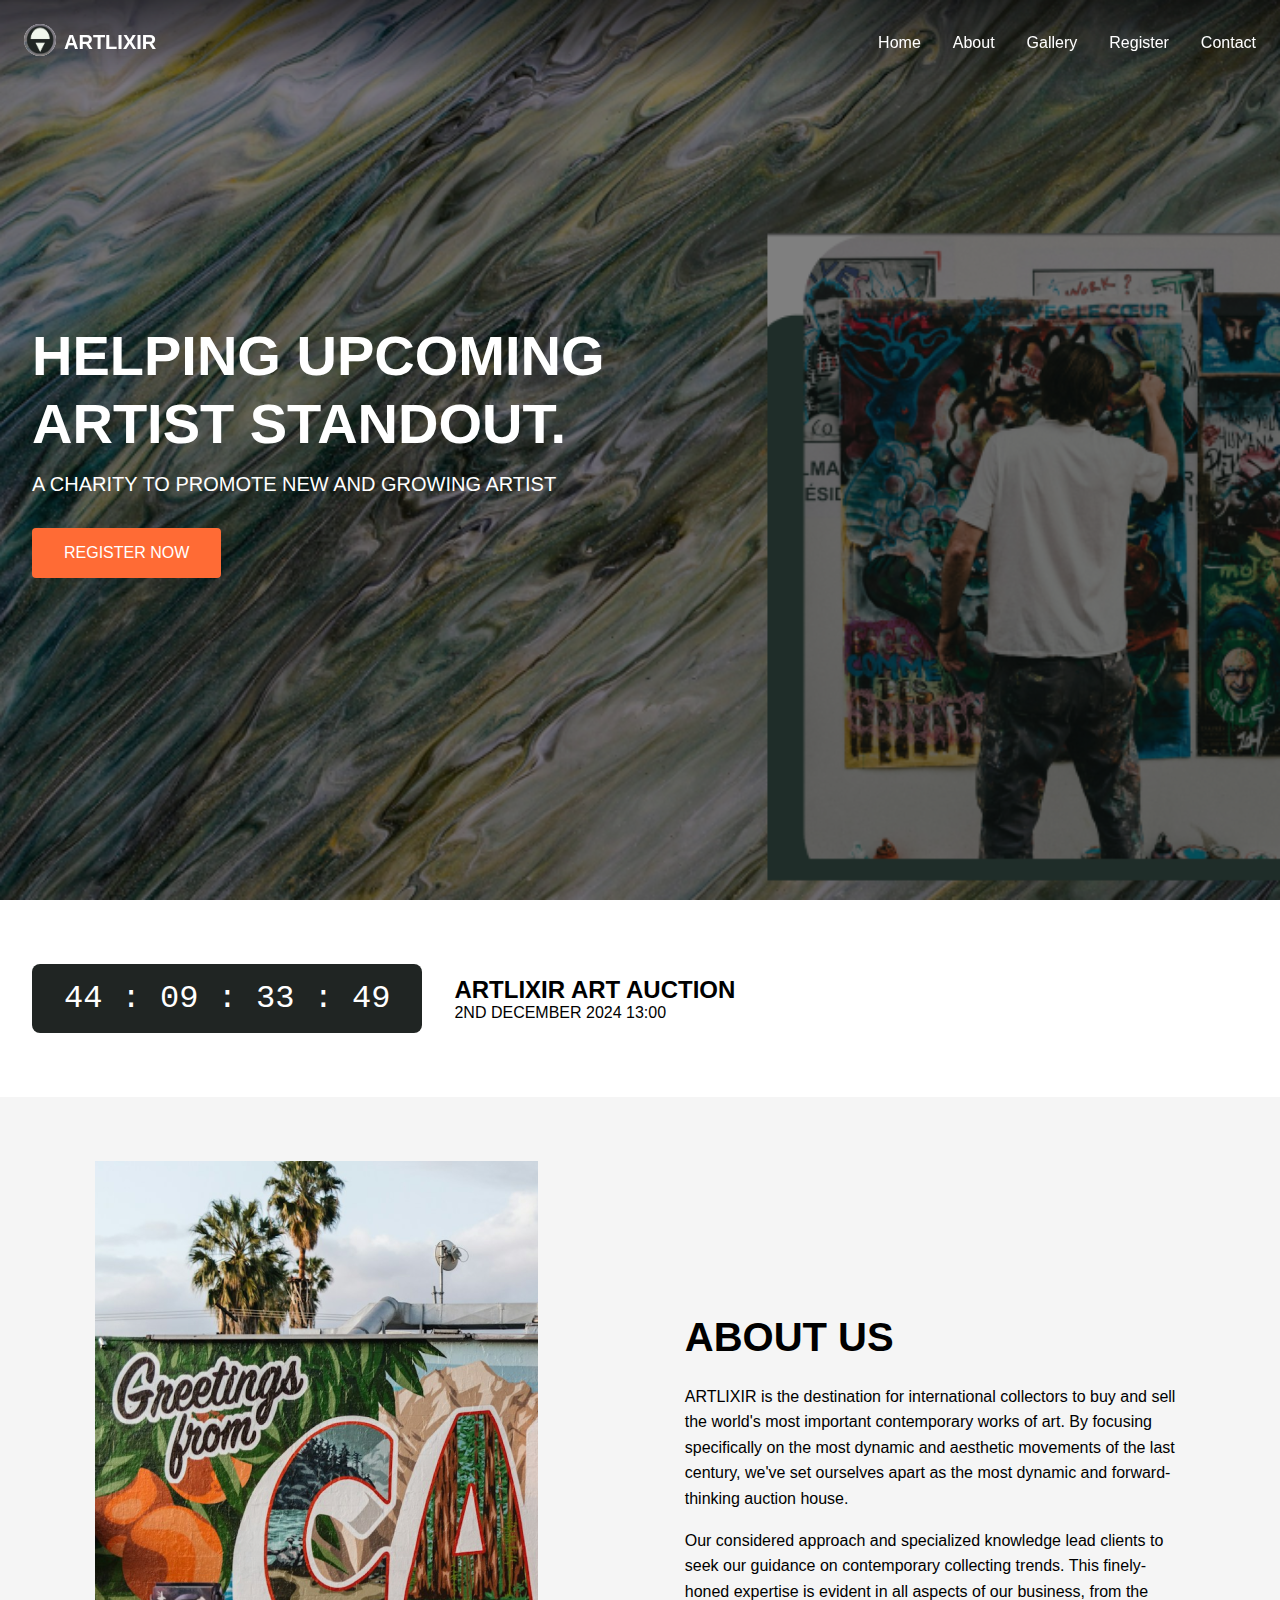
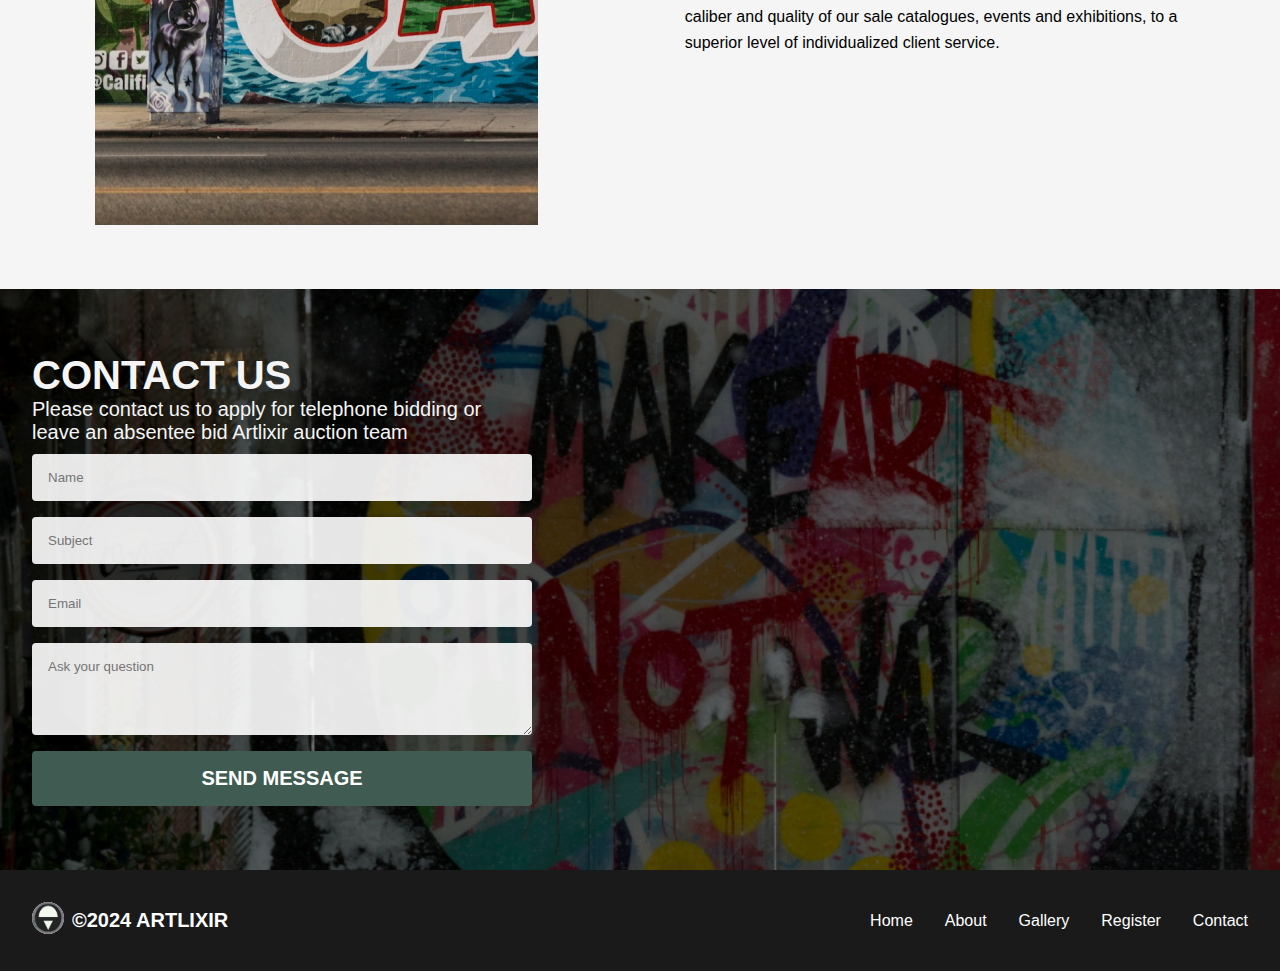
<file: index.html>
<!DOCTYPE html>
<html lang="en">
<head>
    <meta charset="UTF-8">
    <meta name="viewport" content="width=device-width, initial-scale=1.0">
    <title>ARTLIXIR - Art Auction House</title>
    <link rel="stylesheet" href="assets/css/index.css">
    <link rel="stylesheet" href="assets/css/navigation.css">
</head>
<body>
    <nav class="nav">
        <a href="#" class="logo">
            <div class="logo-icon">
                <img src="assets/logo.png" alt="Logo">
            </div>
            ARTLIXIR
        </a>
        <div class="nav-links">
            <a href="#home">Home</a>
            <a href="#about">About</a>
            <a href="gallery.html">Gallery</a>
            <a href="registration.html">Register</a>
            <a href="#contact">Contact</a>
        </div>
        <button class="mobile-menu-btn">☰</button>
    </nav>

    <div class="mobile-menu">
        <a href="#home">Home</a>
        <a href="#about">About</a>
        <a href="gallery.html">Gallery</a>
        <a href="registration.html">Register</a>
        <a href="#contact">Contact</a>
    </div>

    <section class="hero" id="home">
        <div class="hero-content">
            <h1>HELPING UPCOMING ARTIST STANDOUT.</h1>
            <p>A CHARITY TO PROMOTE NEW AND GROWING ARTIST</p>
            <button class="support-btn"><a href="registration.html" style="text-decoration: none; color: white;">REGISTER NOW</a></button>
        </div>
    </section>

    <section class="timer-section">
        <div class="countdown" id="countdown">44 : 09 : 33 : 49</div>
        <div>
            <h2>ARTLIXIR ART AUCTION</h2>
            <p>2ND DECEMBER 2024 13:00</p>
        </div>
    </section>

    <section class="about" id="about">
        <img src="assets/about-image.png" alt="About">
        <div>
            <h2>ABOUT US</h2>
            <p>ARTLIXIR is the destination for international collectors to buy and sell the world's most important contemporary works of art. By focusing specifically on the most dynamic and aesthetic movements of the last century, we've set ourselves apart as the most dynamic and forward-thinking auction house.</p>
            <p>Our considered approach and specialized knowledge lead clients to seek our guidance on contemporary collecting trends. This finely-honed expertise is evident in all aspects of our business, from the caliber and quality of our sale catalogues, events and exhibitions, to a superior level of individualized client service.</p>
        </div>
    </section>

    <section class="contact" id="contact">
        <h1>CONTACT US</h1>
        <p>Please contact us to apply for telephone bidding or<br>leave an absentee bid Artlixir auction team</p>
        
        <form>
            <input type="text" placeholder="Name" required>
            <input type="text" placeholder="Subject" required>
            <input type="email" placeholder="Email" required>
            <textarea placeholder="Ask your question" rows="4" required></textarea>
            <button type="submit">SEND MESSAGE</button>
        </form>
    </section>

    <footer class="footer">
        <div class="logo">
            <div class="logo-icon">
                <img src="assets/logo.png" alt="Logo">
            </div>
            ©2024 ARTLIXIR
        </div>
        <div class="nav-links">
            <a href="#home">Home</a>
            <a href="#about">About</a>
            <a href="gallery.html">Gallery</a>
            <a href="registration.html">Register</a>
            <a href="#contact">Contact</a>
        </div>
    </footer>

    <script>
        // Countdown Timer
        function updateCountdown() {
            const targetDate = new Date('December 2, 2024 13:00:00').getTime();
            
            setInterval(() => {
                const now = new Date().getTime();
                const distance = targetDate - now;

                const days = Math.floor(distance / (1000 * 60 * 60 * 24));
                const hours = Math.floor((distance % (1000 * 60 * 60 * 24)) / (1000 * 60 * 60));
                const minutes = Math.floor((distance % (1000 * 60 * 60)) / (1000 * 60));
                const seconds = Math.floor((distance % (1000 * 60)) / 1000);

                document.getElementById('countdown').innerHTML = 
                    `${String(days).padStart(2, '0')} : ${String(hours).padStart(2, '0')} : ${String(minutes).padStart(2, '0')} : ${String(seconds).padStart(2, '0')}`;
            }, 1000);
        }

        // Smooth scroll for navigation
        document.querySelectorAll('a[href^="#"]').forEach(anchor => {
            anchor.addEventListener('click', function (e) {
                e.preventDefault();
                document.querySelector(this.getAttribute('href')).scrollIntoView({
                    behavior: 'smooth'
                });
            });
        });

        // Mobile menu toggle
        const mobileMenuBtn = document.querySelector('.mobile-menu-btn');
        const mobileMenu = document.querySelector('.mobile-menu');

        mobileMenuBtn.addEventListener('click', () => {
            mobileMenu.classList.toggle('active');
        });

        // Initialize countdown
        updateCountdown();
    </script>
</body>
</html>
</file>
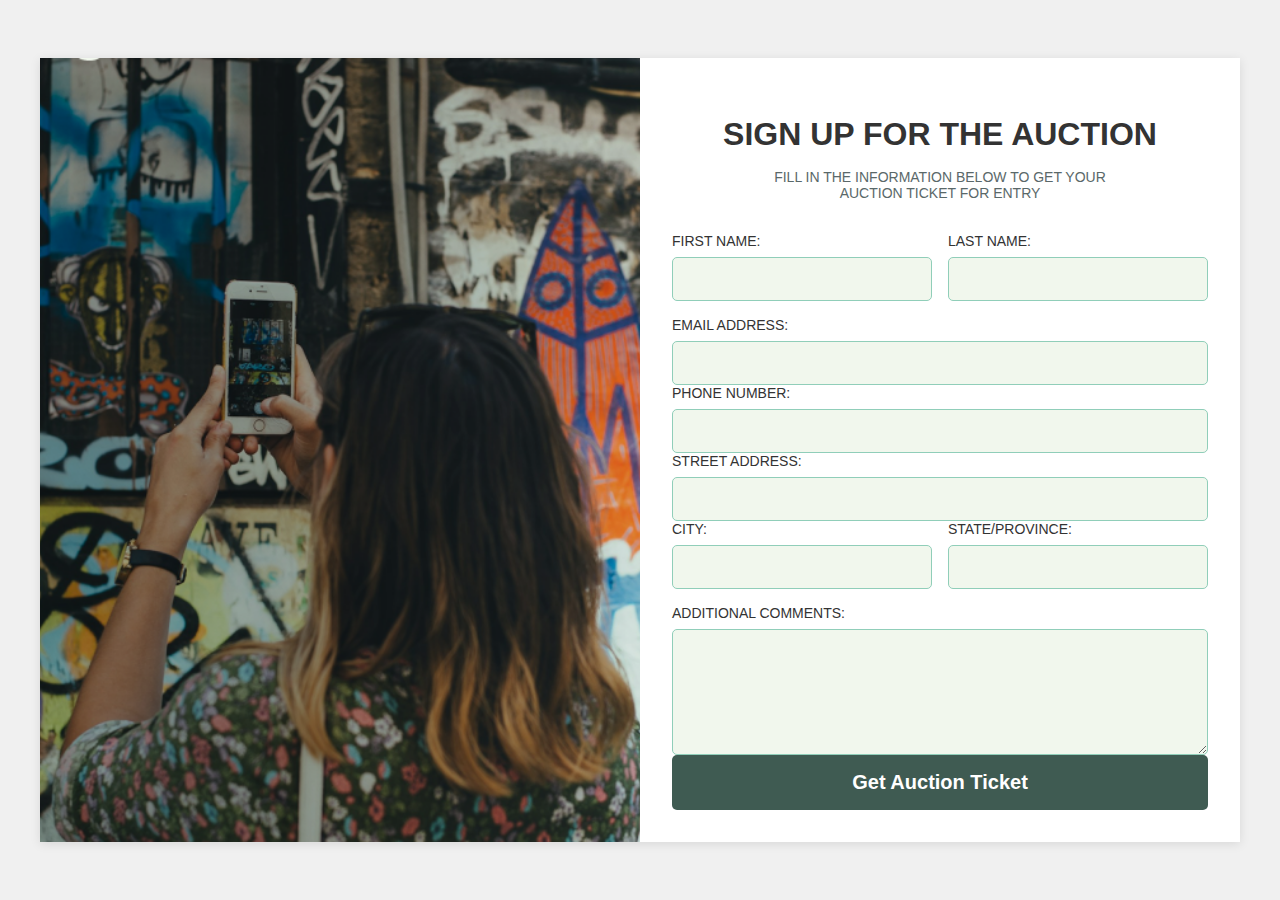
<file: registration.html>
<!DOCTYPE html>
<html lang="en">

<head>
    <meta charset="utf-8">
    <meta name="viewport" content="width=device-width, initial-scale=1.0">
    <title>Auction Sign-Up Form</title>
    <link rel="stylesheet" href="assets/css/registration.css">
</head>

<body>
    <div class="registration-container">
        <img src="assets/registeration.png" alt="register" class="registration-image">

        <div class="form-container">
            <h2>Sign Up for the Auction</h2>
            <p class="subtitle">Fill in the information below to get your<br>auction ticket for entry</p>
            <form id="registration-form">
                <div class="input-group">
                    <div class="input-field">
                        <label for="firstName">First Name:</label>
                        <input type="text" id="firstName" name="firstName" required>
                    </div>

                    <div class="input-field">
                        <label for="lastName">Last Name:</label>
                        <input type="text" id="lastName" name="lastName" required>
                    </div>
                </div>

                <div class="input-field">
                    <label for="email">Email Address:</label>
                    <input type="email" id="email" name="email" required>
                </div>

                <div class="input-field">
                    <label for="phone">Phone Number:</label>
                    <input type="tel" id="phone" name="phone" required>
                </div>

                <div class="input-field">
                    <label for="address">Street Address:</label>
                    <input type="text" id="address" name="address" required>
                </div>

                <div class="input-group">
                    <div class="input-field">
                        <label for="city">City:</label>
                        <input type="text" id="city" name="city" required>
                    </div>
                    <div class="input-field">    
                        <label for="state">State/Province:</label>
                        <input type="text" id="state" name="state" required>
                    </div>
                </div>

                <div class="input-field">
                    <label for="comments">Additional Comments:</label>
                    <textarea id="comments" name="comments"></textarea>
                </div>

                <button type="submit">Get Auction Ticket</button>
            </form>
        </div>
    </div>

    <div class="success-modal" id="success-modal">
        <div class="success-content">
            <div class="checkmark">
                <img src="assets/checkmark.png" alt="Success">
            </div>
            <div>
                <h2 class="success-title">TICKET<br>REGISTERED</h2>
                <p class="success-message">Kindly check your email to save/<br>print your auction ticket</p>
            </div>
        </div>
    </div>

    <script>
        document.getElementById('registration-form').addEventListener('submit', function(e) {
            e.preventDefault();
            const modal = document.getElementById('success-modal');
            modal.classList.add('active');
        });

        function closeModal() {
            const modal = document.getElementById('success-modal');
            modal.classList.remove('active');
        }

        // Close modal when clicking outside
        document.getElementById('success-modal').addEventListener('click', function(e) {
            if (e.target === this) {
                closeModal();
            }
        });

        // Close modal with Escape key
        document.addEventListener('keydown', function(e) {
            if (e.key === 'Escape') {
                closeModal();
            }
        });
    </script>
</body>

</html>
</file>
<file: assets/css/navigation.css>
/* Navigation */
.nav {
    position: fixed;
    width: 100%;
    padding: 1.5rem;
    display: flex;
    justify-content: space-between;
    align-items: center;
    z-index: 1000;
    background: linear-gradient(to bottom, rgba(0, 0, 0, 0.5), transparent);
}

.logo {
    display: flex;
    align-items: center;
    gap: 0.5rem;
    justify-content: space-around;
    color: white;
    text-decoration: none;
    font-weight: bold;
    font-size: 1.25rem;
}

.logo-icon img {
    width: 32px;
    height: 32px;
    background: white;
    border-radius: 50%;
}

.nav-links {
    display: flex;
    gap: 2rem;
}

.nav-links a {
    color: white;
    text-decoration: none;
    transition: opacity 0.3s;
}

.nav-links a:hover {
    opacity: 0.8;
}

.mobile-menu-btn {
    display: none;
    background: none;
    border: none;
    color: white;
    font-size: 1.5rem;
    cursor: pointer;
}

.mobile-menu {
    display: none;
    position: fixed;
    top: 80px;
    left: 0;
    right: 0;
    background: rgba(0, 0, 0, 0.9);
    padding: 1rem;
    flex-direction: column;
    gap: 1rem;
    z-index: 999;
}

.mobile-menu.active {
    display: flex;
}

.mobile-menu a {
    color: white;
    text-decoration: none;
    font-size: 1.1rem;
    padding: 0.5rem 0;
}

/* Footer */
.footer {
    background: #1a1a1a;
    color: white;
    padding: 2rem;
    display: flex;
    justify-content: space-between;
    align-items: center;
}

@media (max-width: 768px) {
    .nav-links {
        display: none;
    }

    .mobile-menu-btn {
        display: block;
    }

    .footer {
        flex-direction: column;
        gap: 1rem;
        text-align: center;
    }

    .footer .nav-links {
        display: flex;
        flex-direction: column;
        gap: 0.5rem;
    }
}
</file>
<file: assets/css/registration.css>
body {
    font-family: Arial, sans-serif;
    margin: 0;
    padding: 0;
    min-height: 100vh;
    background-color: #f0f0f0;
    display: flex;
    justify-content: center;
    align-items: center;
}

.registration-container {
    display: flex;
    width: 100%;
    max-width: 1200px;
    background-color: #fff;
    box-shadow: 0 2px 10px rgba(0, 0, 0, 0.1);
}

.registration-image {
    width: 50%;
    object-fit: cover;
}

.form-container {
    width: 50%;
    padding: 2rem;
    box-sizing: border-box;
}

h2 {
    text-align: center;
    text-transform: uppercase;
    font-size: 2rem;
    margin-bottom: 1rem;
    color: #333;
}

.subtitle {
    text-align: center;
    font-size: 0.875rem;
    text-transform: uppercase;
    color: #5a6869;
    margin-bottom: 2rem;
}

form {
    display: flex;
    flex-direction: column;
}

.input-group {
    display: flex;
    gap: 1rem;
    margin-bottom: 1rem;
}

.input-field {
    flex: 1;
    display: flex;
    flex-direction: column;
}

label {
    margin-bottom: 0.5rem;
    color: #333;
    font-size: 0.875rem;
    font-weight: 300;
    text-transform: uppercase;
}

input,
textarea {
    padding: 0.75rem;
    border: 1px solid #90ceb9;
    background: #F1F7ED;
    border-radius: 5px;
    font-size: 1rem;
}

textarea {
    resize: vertical;
    min-height: 100px;
}

button {
    background: #3F5B52;
    color: white;
    border: none;
    padding: 1rem;
    font-size: 1.25rem;
    font-weight: 700;
    border-radius: 5px;
    cursor: pointer;
    transition: background-color 0.3s;
}

button:hover {
    background: #2c413a;
}

/* Success Modal */
.success-modal {
    position: fixed;
    top: 0;
    left: 0;
    width: 100%;
    height: 100%;
    background: rgba(0, 0, 0, 0.8);
    display: flex;
    align-items: center;
    justify-content: center;
    z-index: 1000;
    opacity: 0;
    visibility: hidden;
    transition: opacity 0.3s, visibility 0.3s;
}

.success-modal.active {
    opacity: 1;
    visibility: visible;
}

.success-content {
    background: white;
    display: flex;
    align-items: center;
    justify-content: space-around;
    padding: 2rem;
    border-radius: 30px;
    text-align: center;
    transform: scale(0.7);
    opacity: 0;
    transition: transform 0.3s, opacity 0.3s;
}

.success-modal.active .success-content {
    transform: scale(1);
    opacity: 1;
}

.checkmark {
    display: flex;
    align-items: center;
    justify-content: center;
    margin-right: 2rem;
}

.checkmark img {
    width: 100px;
    height: 100px;
}

.success-title {
    font-size: 2rem;
    font-weight: bold;
    color: #333;
    margin-bottom: 1rem;
}

.success-message {
    color: #666;
}

@media (max-width: 1024px) {
    .registration-container {
        flex-direction: column;
    }

    .registration-image,
    .form-container {
        width: 100%;
    }

    .registration-image {
        height: 200px;
    }
}

@media (max-width: 768px) {
    body {
        background-color: #fff;
    }

    .registration-container {
        box-shadow: none;
    }

    .form-container {
        padding: 1.5rem;
    }

    h2 {
        font-size: 1.5rem;
    }

    .input-group {
        flex-direction: column;
        gap: 0;
    }

    button {
        font-size: 1rem;
    }

    .success-content {
        flex-direction: column;
        padding: 1.5rem;
    }

    .checkmark {
        margin-right: 0;
        margin-bottom: 1rem;
    }

    .checkmark img {
        width: 80px;
        height: 80px;
    }

    .success-title {
        font-size: 1.5rem;
    }
}

@media (max-width: 480px) {
    .form-container {
        padding: 1rem;
    }

    h2 {
        font-size: 1.25rem;
    }

    .subtitle {
        font-size: 0.75rem;
    }

    input,
    textarea {
        font-size: 0.875rem;
    }

    .success-title {
        font-size: 1.25rem;
    }

    .success-message {
        font-size: 0.875rem;
    }
}
</file>
<file: assets/css/index.css>
/* Reset and base styles */
* {
    margin: 0;
    padding: 0;
    box-sizing: border-box;
    font-family: -apple-system, BlinkMacSystemFont, 'Segoe UI', Roboto, Oxygen, Ubuntu, Cantarell, sans-serif;
}

/* Hero Section */
.hero {
    height: 100vh;
    background-image: url('../hero-bg.png');
    background-size: cover;
    background-position: center;
    display: flex;
    align-items: center;
    padding: 2rem;
    position: relative;
    z-index: 1;
}

.hero::before {
    content: '';
    position: absolute;
    top: 0;
    right: 0;
    bottom: 0;
    left: 0;
    background-color: rgba(0, 0, 0, 0.5);
    z-index: -1;
}

.hero-content {
    color: white;
    max-width: 600px;
    animation: fadeIn 1s ease-out;
    position: relative;
    z-index: 2;
}

.hero h1 {
    font-size: 3.5rem;
    line-height: 1.2;
    margin-bottom: 1rem;
}

.hero p {
    font-size: 1.25rem;
    margin-bottom: 2rem;
}

.support-btn {
    background: #ff6b35;
    color: white;
    padding: 1rem 2rem;
    border: none;
    border-radius: 4px;
    font-size: 1rem;
    cursor: pointer;
    transition: transform 0.3s, background-color 0.3s;
}

.support-btn:hover {
    transform: translateY(-2px);
    background: #ff8255;
}

/* Timer Section */
.timer-section {
    padding: 4rem 2rem;
    background: white;
    display: flex;
    gap: 2rem;
    align-items: center;
}

.countdown {
    background: #202523;
    color: white;
    padding: 1rem 2rem;
    border-radius: 8px;
    font-size: 2rem;
    font-family: monospace;
}

/* About Section */
.about {
    padding: 4rem 2rem;
    background: #f5f5f5;
    display: flex;
    align-items: center;
    justify-content: space-around;
}

.about div {
    margin-left: 20px;
}

.about h2 {
    font-size: 2.5rem;
    margin-bottom: 1.5rem;
}

.about p {
    max-width: 500px;
    line-height: 1.6;
    margin-bottom: 1rem;
}

/* Contact Section */
.contact {
    padding: 4rem 2rem;
    background-image: url('../contact.png');
    background-size: cover;
    background-position: center;
    color: #f5f5f5;
    position: relative;
    z-index: 1;
}

.contact::before {
    content: '';
    position: absolute;
    top: 0;
    right: 0;
    bottom: 0;
    left: 0;
    background-color: rgba(0, 0, 0, 0.5);
    z-index: -1;
}

.contact h1 {
    font-size: 40px;
}

.contact p {
    font-size: 20px;
    margin-bottom: 10px;
}

.contact form {
    max-width: 500px;
    display: flex;
    flex-direction: column;
    gap: 1rem;
}

.contact input,
.contact textarea {
    padding: 1rem;
    border: none;
    border-radius: 4px;
    background: rgba(255, 255, 255, 0.9);
}

.contact button {
    background: #3F5B52;
    color: white;
    padding: 1rem;
    font-weight: 700;
    font-size: 20px;
    border: none;
    border-radius: 4px;
    cursor: pointer;
    transition: background-color 0.3s;
}

.contact button:hover {
    background: #3F5B52;
}

/* Animations */
@keyframes fadeIn {
    from {
        opacity: 0;
        transform: translateY(20px);
    }
    to {
        opacity: 1;
        transform: translateY(0);
    }
}

/* Responsive Design */
@media (max-width: 768px) {
    .hero h1 {
        font-size: 2.5rem;
    }

    .hero p {
        font-size: 1rem;
    }

    .timer-section {
        flex-direction: column;
        text-align: center;
    }

    .countdown {
        font-size: 1.5rem;
    }

    .about {
        flex-direction: column;
        text-align: center;
    }

    .about img {
        max-width: 100%;
        margin-bottom: 2rem;
    }

    .about div {
        margin-left: 0;
    }

    .about h2 {
        font-size: 2rem;
    }

    .about p {
        font-size: 1rem;
    }

    .contact h1 {
        font-size: 2rem;
    }

    .contact p {
        font-size: 1rem;
    }

    .contact form {
        max-width: 100%;
    }
}

@media (max-width: 480px) {
    .hero h1 {
        font-size: 2rem;
    }

    .countdown {
        font-size: 1.2rem;
        padding: 0.75rem 1.5rem;
    }

    .about h2 {
        font-size: 1.75rem;
    }

    .contact button {
        font-size: 1rem;
    }
}
</file>
